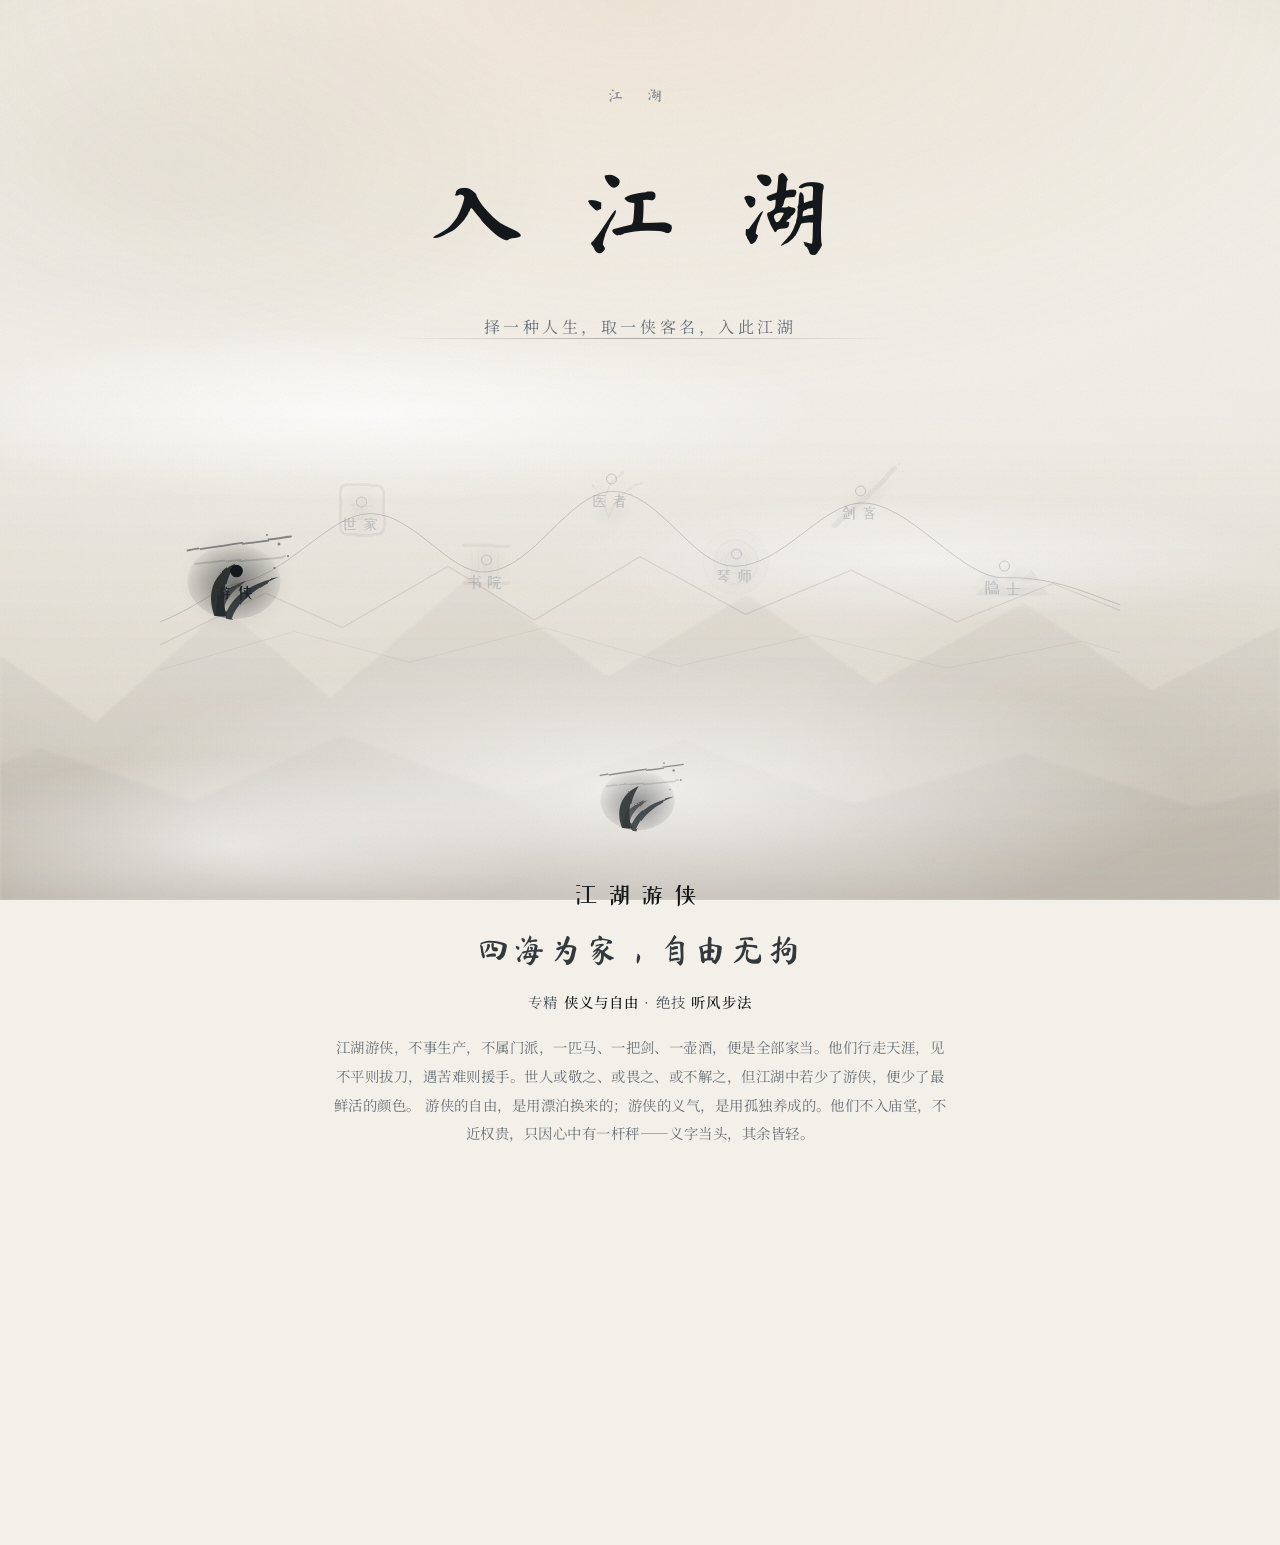
<file: index.html>
<!DOCTYPE html>
<html lang="zh-CN">
<head>
  <meta charset="UTF-8">
  <meta name="viewport" content="width=device-width, initial-scale=1.0, maximum-scale=1.0, user-scalable=no, viewport-fit=cover">
  <meta name="theme-color" content="#f3f0e9">
  <title>江湖 · 水墨修行长卷</title>
  <link rel="preconnect" href="https://fonts.googleapis.com">
  <link rel="preconnect" href="https://fonts.gstatic.com" crossorigin>
  <link href="https://fonts.googleapis.com/css2?family=Noto+Serif+SC:wght@400;500;700;900&family=Ma+Shan+Zheng&family=ZCOOL+XiaoWei&display=swap" rel="stylesheet">
  <link rel="stylesheet" href="css/style.css?v=7">
</head>
<body data-identity="youxia" data-time="清晨" data-weather="mist">

  <!-- ===== 共享水墨笔触滤镜（供七身份国画符号引用） ===== -->
  <svg width="0" height="0" style="position:absolute" aria-hidden="true"><defs>
    <filter id="inkRough" x="-25%" y="-25%" width="150%" height="150%">
      <feTurbulence type="fractalNoise" baseFrequency="0.013 0.02" numOctaves="2" seed="6" result="n"/>
      <feDisplacementMap in="SourceGraphic" in2="n" scale="6" xChannelSelector="R" yChannelSelector="G"/>
    </filter>
    <radialGradient id="inkPool" cx="50%" cy="55%" r="58%">
      <stop offset="0%" stop-color="#13171a" stop-opacity=".46"/>
      <stop offset="100%" stop-color="#13171a" stop-opacity="0"/>
    </radialGradient>
  </defs></svg>

  <!-- ===== 背景层：宣纸 · 远山 · 雾气 · 纸纹 · 粒子 ===== -->
  <div id="bgStage" aria-hidden="true">
    <div id="bgFar" class="bg-layer" data-depth="0.018"></div>
    <div id="bgMid" class="bg-layer" data-depth="0.030"></div>
    <div id="bgCloud" class="bg-layer" data-depth="0.052"></div>
    <div id="bgGrade" class="bg-layer"></div>
    <div id="bgVignette" class="bg-layer"></div>
    <div id="bgMist" class="bg-layer" data-depth="0.072"></div>
    <div id="bgGrain" class="bg-layer"></div>
    <div id="particleLayer"></div>
  </div>

  <!-- 身份水墨回应层（七身份各异） -->
  <div id="inkFx" aria-hidden="true"></div>

  <!-- 个人页身份大图 + 水墨遮罩（仅「我的侠客 / 个人」） -->
  <div id="personaBg" aria-hidden="true"></div>
  <div id="personaWash" aria-hidden="true"></div>

  <!-- 入江湖定名仪式 -->
  <div id="ritualOverlay" aria-hidden="true">
    <div class="ritual-inner">
      <div class="ritual-name" id="ritualName"></div>
      <div class="ritual-motto" id="ritualMotto"></div>
      <div class="ritual-ring"></div>
    </div>
  </div>

  <div id="app">

    <!-- ========== 入江湖（画卷构图） ========== -->
    <div class="view active" id="view-auth">
      <div class="scroll-stage">
        <header class="scroll-head">
          <div class="head-mark">江 湖</div>
          <h1 class="scroll-title">入 江 湖</h1>
          <p class="scroll-sub">择一种人生，取一侠客名，入此江湖</p>
        </header>

        <section class="identity-space" id="identitySpace">
          <svg class="space-path" viewBox="0 0 1000 300" preserveAspectRatio="none" aria-hidden="true">
            <path d="M0 250 L110 196 L190 232 L300 168 L390 224 L500 158 L610 218 L720 172 L830 226 L930 186 L1000 214"
                  fill="none" stroke="rgba(21,24,26,.10)" stroke-width="1.2"/>
            <path d="M0 276 L140 236 L260 268 L400 232 L540 272 L680 240 L820 274 L960 246 L1000 258"
                  fill="none" stroke="rgba(21,24,26,.06)" stroke-width="1"/>
            <path d="M0 226 C 40 210, 60 190, 80 186 C 130 178, 170 122, 210 114 C 260 104, 300 178, 340 174
                     C 390 170, 425 92, 470 90 C 520 88, 555 170, 600 168 C 650 166, 688 104, 730 102
                     C 780 100, 835 182, 880 180 C 930 178, 970 198, 1000 208"
                  fill="none" stroke="rgba(21,24,26,.20)" stroke-width="1"/>
          </svg>
          <div class="id-nodes" id="identityList"><!-- JS 注入七个墨色落点 --></div>
        </section>

        <section class="colophon" id="identityDetail">
          <div class="colo-mark" id="idDetailMark"></div>
          <div class="colo-name" id="idDetailName">江湖游侠</div>
          <div class="colo-motto" id="idDetailMotto">四海为家，自由无拘</div>
          <div class="colo-meta" id="idDetailMeta"></div>
          <div class="colo-desc" id="idDetailDesc"></div>
        </section>

        <section class="name-field" id="nameField">
          <div class="paper-note">
            <span class="note-label">取 一 侠 客 名</span>
            <input type="text" class="jx-input" id="authUsername" placeholder="落笔于此" maxlength="12" autocomplete="off">
          </div>
          <button class="jx-btn jx-enter" onclick="app.submitRegister()"><span>入 江 湖</span><i class="seal"></i></button>
        </section>
      </div>
    </div>

    <!-- ========== 江湖首页 ========== -->
    <div class="view" id="view-home">
      <div class="home-stage">
        <div class="home-time" id="homeTime"></div>
        <div class="home-name" id="homeIdentityName"></div>
        <div class="home-time" id="homeChar" style="margin-top:.4rem;"></div>
        <p class="home-greeting" id="homeGreeting"></p>
        <button class="jx-chapter" id="homeActionBtn" onclick="app.startCultivation()">
          <i class="ch-mark"></i><span class="ch-text">今 日 修 行</span>
        </button>
        <div class="home-stats" id="homeMiniStats"></div>
      </div>

      <div class="home-switch">
        <div class="switch-title">— 七种人生，皆可历 —</div>
        <div class="identity-switcher" id="identitySwitcher"></div>
      </div>
    </div>

    <!-- ========== 我的侠客 ========== -->
    <div class="view" id="view-knight">
      <div class="scroll-page">
        <header class="page-head">
          <h2 class="page-title" id="knightName">—</h2>
          <p class="page-sub" id="knightPageSubtitle"></p>
        </header>
        <div class="sec-block">
          <div class="sec-head">属性成长</div>
          <div id="knightStatsPanel"></div>
        </div>
        <div class="sec-block">
          <div class="sec-head">身份体验</div>
          <div id="identityProgress"></div>
        </div>
        <div class="sec-block">
          <div class="sec-head">江湖经历</div>
          <div id="knightHistory"></div>
        </div>
      </div>
    </div>

    <!-- ========== 今日修行 ========== -->
    <div class="view" id="view-cultivation">
      <div class="cult-header">
        <div class="cult-date" id="cultivationDate"></div>
        <h2 class="cult-title">今 日 修 行</h2>
        <div class="cult-identity" id="cultIdentity"></div>
      </div>
      <div class="cult-timeline" id="cultTimeline"><!-- JS 注入五个章节印记 --></div>
      <div class="cult-stage" id="cultivationContent"><!-- JS 注入当日手札 --></div>
    </div>

    <!-- ========== 个人界面 ========== -->
    <div class="view" id="view-profile">
      <div class="scroll-page">
        <header class="page-head">
          <h2 class="page-title" id="profileName">—</h2>
          <p class="page-sub" id="profileSub"></p>
        </header>

        <div class="sec-block">
          <div class="sec-head">自创人设</div>
          <div id="profilePersona"></div>
        </div>

        <div class="sec-block">
          <div class="sec-head">身份</div>
          <div id="profileIdentity"></div>
        </div>

        <div class="sec-block">
          <div class="sec-head">藏书阁</div>
          <div class="library-tabs">
            <span class="tab-ink" id="profileTabInk"></span>
            <button class="library-tab library-tab-profile active" data-tab="all" onclick="app.switchLibraryTab('all','profileLibraryGrid')">全部</button>
            <button class="library-tab library-tab-profile" data-tab="poetry" onclick="app.switchLibraryTab('poetry','profileLibraryGrid')">诗词</button>
            <button class="library-tab library-tab-profile" data-tab="wisdom" onclick="app.switchLibraryTab('wisdom','profileLibraryGrid')">典籍</button>
            <button class="library-tab library-tab-profile" data-tab="martial" onclick="app.switchLibraryTab('martial','profileLibraryGrid')">武学</button>
          </div>
          <div class="library-grid" id="profileLibraryGrid"></div>
        </div>
      </div>
    </div>

    <!-- ========== 藏书阁 ========== -->
    <div class="view" id="view-library">
      <div class="scroll-page">
        <header class="page-head">
          <h2 class="page-title">藏书阁</h2>
          <p class="page-sub">收藏所学典籍、诗词与武学笔记</p>
        </header>
        <div class="library-tabs">
          <span class="tab-ink" id="mainTabInk"></span>
          <button class="library-tab active" data-tab="all" onclick="app.switchLibraryTab('all')">全部</button>
          <button class="library-tab" data-tab="poetry" onclick="app.switchLibraryTab('poetry')">诗词</button>
          <button class="library-tab" data-tab="wisdom" onclick="app.switchLibraryTab('wisdom')">典籍</button>
          <button class="library-tab" data-tab="martial" onclick="app.switchLibraryTab('martial')">武学</button>
        </div>
        <div class="library-grid" id="libraryGrid"></div>
      </div>
    </div>

  </div>

  <!-- 底部：极轻文字入口 -->
  <nav class="bottom-nav" id="bottomNav" style="display:none;">
    <div class="nav-item active" data-view="home" onclick="app.go('home')">
      <span class="nav-icon">山</span><span class="nav-label">江湖</span>
    </div>
    <div class="nav-item" data-view="knight" onclick="app.go('knight')">
      <span class="nav-icon">侠</span><span class="nav-label">侠客</span>
    </div>
    <div class="nav-item" data-view="cultivation" onclick="app.go('cultivation')">
      <span class="nav-icon">修</span><span class="nav-label">修行</span>
    </div>
    <div class="nav-item" data-view="profile" onclick="app.go('profile')">
      <span class="nav-icon">印</span><span class="nav-label">个人</span>
    </div>
    <div class="nav-item nav-sound" id="navSound" onclick="app.toggleSound()" title="环境音">
      <span class="nav-icon" id="soundIcon">音</span><span class="nav-label">音</span>
    </div>
  </nav>

  <!-- 自创人设：宣纸题字 -->
  <div class="modal-mask" id="personaModal" style="display:none;">
    <div class="modal-box">
      <h3 class="modal-title">自 创 人 设</h3>
      <div class="modal-field">
        <span class="f-label">人 设 之 名</span>
        <input type="text" class="jx-input" id="personaName" placeholder="落笔于此" maxlength="12" style="text-align:left;">
      </div>
      <div class="modal-field">
        <span class="f-label">述 其 人 设</span>
        <textarea class="auth-textarea" id="personaDesc" placeholder="来历、性情、行迹…" maxlength="200"></textarea>
      </div>
      <div class="modal-actions">
        <button class="jx-confirm" id="personaSaveBtn" onclick="app.savePersona()"><span>落 印</span><i class="seal"></i></button>
        <button class="jx-link" onclick="app.closePersonaModal()">取消</button>
      </div>
    </div>
  </div>

  <!-- 水墨转场遮罩 -->
  <div id="inkTransition" aria-hidden="true"></div>

  <!-- 载入 -->
  <div id="enterVeil"></div>

  <!-- 点击反馈层 -->
  <div id="rippleLayer" aria-hidden="true"></div>

  <!-- Toast -->
  <div class="toast" id="toast"></div>

  <script src="js/images.js?v=7"></script>
  <script src="js/data.js?v=7"></script>
  <script src="js/data-relations.js?v=7"></script>
  <script src="js/data-identity-cultivation.js?v=7"></script>
  <script src="js/app.js?v=7"></script>
</body>
</html>
</file>
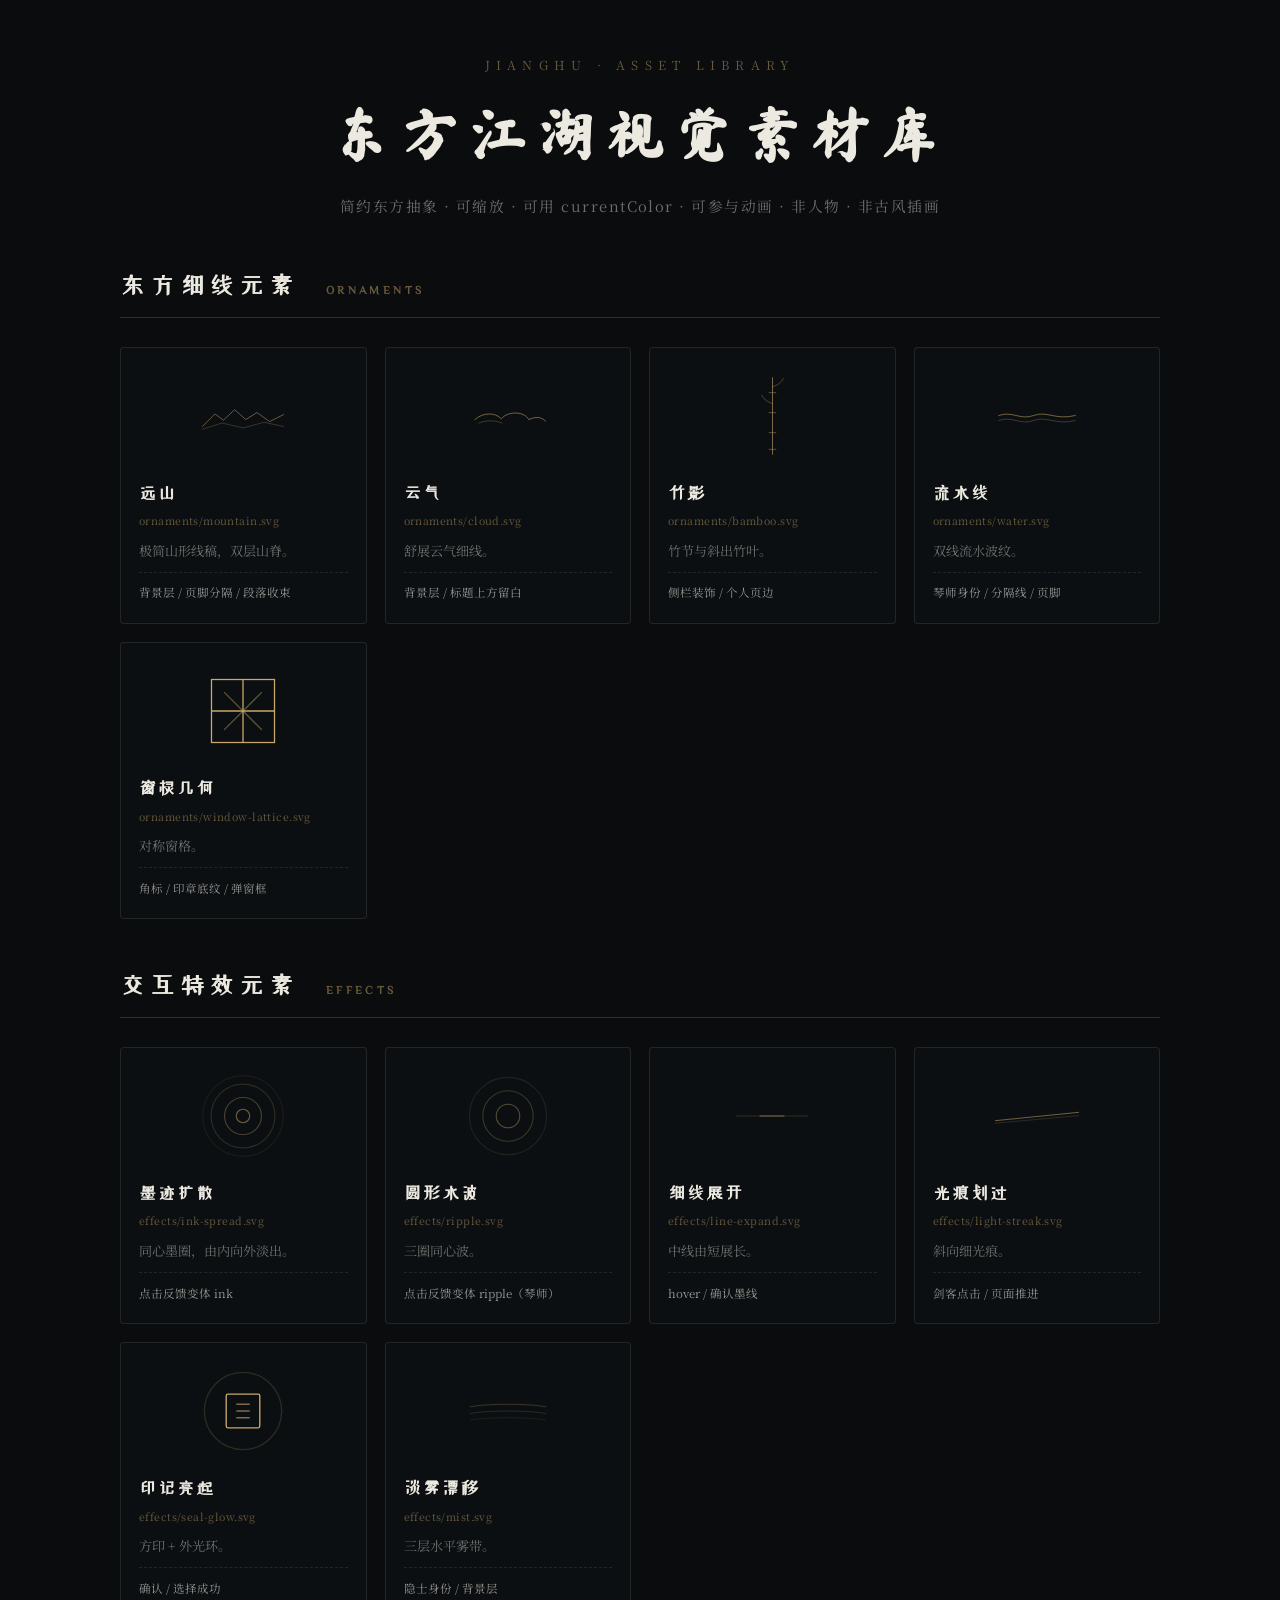
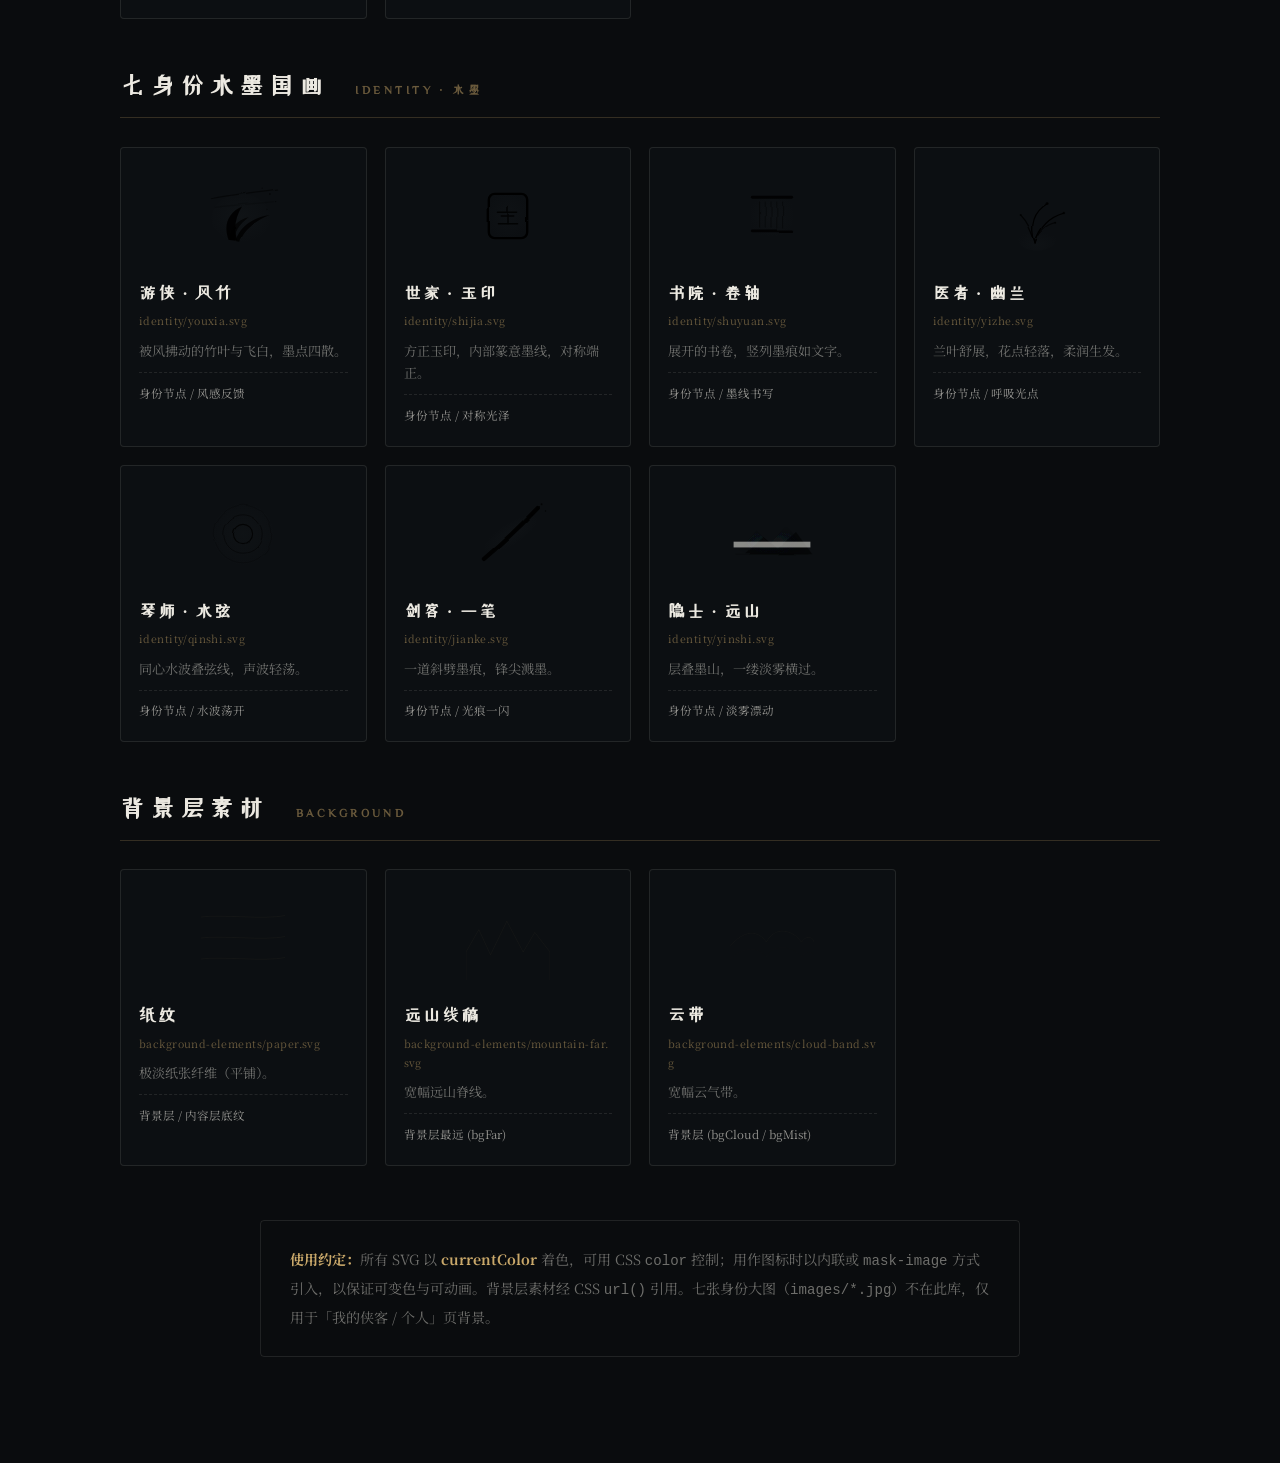
<file: assets/preview.html>
<!DOCTYPE html>
<html lang="zh-CN">
<head>
<meta charset="UTF-8">
<meta name="viewport" content="width=device-width, initial-scale=1.0">
<title>东方江湖 · 视觉素材库</title>
<link href="https://fonts.googleapis.com/css2?family=Noto+Serif+SC:wght@400;500;700&family=Ma+Shan+Zheng&family=ZCOOL+XiaoWei&display=swap" rel="stylesheet">
<style>
:root{
  --ink-0:#0a0c0e; --fog:#ece9e1; --fog-soft:rgba(236,233,225,.62); --ink-soft:rgba(220,217,208,.48);
  --gold:#c9a86a; --gold-soft:rgba(201,168,106,.5); --hairline:rgba(201,168,106,.22); --hairline-soft:rgba(236,233,225,.10);
  --glass:rgba(18,22,26,.42);
}
*{box-sizing:border-box;margin:0;padding:0;}
body{font-family:'Noto Serif SC',serif;background:var(--ink-0);color:var(--fog);line-height:1.8;padding:6vh 22px 12vh;-webkit-font-smoothing:antialiased;}
.wrap{max-width:1040px;margin:0 auto;}
header{text-align:center;margin-bottom:5vh;}
.k{font-size:.78rem;letter-spacing:.5em;color:var(--gold-soft);text-transform:uppercase;}
h1{font-family:'Ma Shan Zheng',cursive;font-size:clamp(2.4rem,7vw,3.6rem);letter-spacing:.18em;margin:.4rem 0;}
.sub{color:var(--ink-soft);letter-spacing:.1em;font-size:.92rem;}
.cat{margin:5vh 0;}
.cat h2{font-family:'ZCOOL XiaoWei',serif;font-size:1.5rem;letter-spacing:.2em;color:var(--fog);padding-bottom:.6rem;border-bottom:1px solid var(--hairline);margin-bottom:1.8rem;}
.cat h2 span{font-size:.72rem;letter-spacing:.3em;color:var(--gold-soft);margin-left:1rem;}
.grid{display:grid;grid-template-columns:repeat(auto-fill,minmax(220px,1fr));gap:18px;}
.item{background:var(--glass);border:1px solid var(--hairline-soft);border-radius:4px;padding:20px 18px;transition:transform .4s cubic-bezier(.22,.61,.36,1),border-color .4s;}
.item:hover{transform:translateY(-4px);border-color:var(--hairline);}
.thumb{height:96px;display:grid;place-items:center;margin-bottom:14px;color:var(--gold);}
.thumb i{display:block;width:84px;height:84px;background:currentColor;-webkit-mask:center/contain no-repeat;mask:center/contain no-repeat;}
.thumb img{display:block;width:96px;height:96px;color:#16191b;}
.item h3{font-family:'ZCOOL XiaoWei',serif;font-size:1.05rem;letter-spacing:.12em;color:var(--fog);}
.item .path{font-size:.66rem;color:var(--gold-soft);letter-spacing:.04em;margin:.2rem 0 .6rem;word-break:break-all;}
.item .use{font-size:.82rem;color:var(--ink-soft);line-height:1.7;}
.item .loc{font-size:.72rem;color:var(--fog-soft);margin-top:.6rem;padding-top:.6rem;border-top:1px dashed var(--hairline-soft);}
.note{max-width:760px;margin:6vh auto 0;padding:1.6rem 1.8rem;border:1px solid var(--hairline-soft);border-radius:4px;color:var(--ink-soft);font-size:.88rem;line-height:1.9;}
.note b{color:var(--gold);}
</style>
</head>
<body>
<div class="wrap">
  <header>
    <div class="k">JIANGHU · ASSET LIBRARY</div>
    <h1>东方江湖视觉素材库</h1>
    <p class="sub">简约东方抽象 · 可缩放 · 可用 currentColor · 可参与动画 · 非人物 · 非古风插画</p>
  </header>

  <section class="cat">
    <h2>东方细线元素 <span>ORNAMENTS</span></h2>
    <div class="grid">
      <div class="item"><div class="thumb"><i style="--m:url('jianghu/ornaments/mountain.svg')"></i></div><h3>远山</h3><div class="path">ornaments/mountain.svg</div><div class="use">极简山形线稿，双层山脊。</div><div class="loc">背景层 / 页脚分隔 / 段落收束</div></div>
      <div class="item"><div class="thumb"><i style="--m:url('jianghu/ornaments/cloud.svg')"></i></div><h3>云气</h3><div class="path">ornaments/cloud.svg</div><div class="use">舒展云气细线。</div><div class="loc">背景层 / 标题上方留白</div></div>
      <div class="item"><div class="thumb"><i style="--m:url('jianghu/ornaments/bamboo.svg')"></i></div><h3>竹影</h3><div class="path">ornaments/bamboo.svg</div><div class="use">竹节与斜出竹叶。</div><div class="loc">侧栏装饰 / 个人页边</div></div>
      <div class="item"><div class="thumb"><i style="--m:url('jianghu/ornaments/water.svg')"></i></div><h3>流水线</h3><div class="path">ornaments/water.svg</div><div class="use">双线流水波纹。</div><div class="loc">琴师身份 / 分隔线 / 页脚</div></div>
      <div class="item"><div class="thumb"><i style="--m:url('jianghu/ornaments/window-lattice.svg')"></i></div><h3>窗棂几何</h3><div class="path">ornaments/window-lattice.svg</div><div class="use">对称窗格。</div><div class="loc">角标 / 印章底纹 / 弹窗框</div></div>
    </div>
  </section>

  <section class="cat">
    <h2>交互特效元素 <span>EFFECTS</span></h2>
    <div class="grid">
      <div class="item"><div class="thumb"><i style="--m:url('jianghu/effects/ink-spread.svg')"></i></div><h3>墨迹扩散</h3><div class="path">effects/ink-spread.svg</div><div class="use">同心墨圈，由内向外淡出。</div><div class="loc">点击反馈变体 ink</div></div>
      <div class="item"><div class="thumb"><i style="--m:url('jianghu/effects/ripple.svg')"></i></div><h3>圆形水波</h3><div class="path">effects/ripple.svg</div><div class="use">三圈同心波。</div><div class="loc">点击反馈变体 ripple（琴师）</div></div>
      <div class="item"><div class="thumb"><i style="--m:url('jianghu/effects/line-expand.svg')"></i></div><h3>细线展开</h3><div class="path">effects/line-expand.svg</div><div class="use">中线由短展长。</div><div class="loc">hover / 确认墨线</div></div>
      <div class="item"><div class="thumb"><i style="--m:url('jianghu/effects/light-streak.svg')"></i></div><h3>光痕划过</h3><div class="path">effects/light-streak.svg</div><div class="use">斜向细光痕。</div><div class="loc">剑客点击 / 页面推进</div></div>
      <div class="item"><div class="thumb"><i style="--m:url('jianghu/effects/seal-glow.svg')"></i></div><h3>印记亮起</h3><div class="path">effects/seal-glow.svg</div><div class="use">方印 + 外光环。</div><div class="loc">确认 / 选择成功</div></div>
      <div class="item"><div class="thumb"><i style="--m:url('jianghu/effects/mist.svg')"></i></div><h3>淡雾漂移</h3><div class="path">effects/mist.svg</div><div class="use">三层水平雾带。</div><div class="loc">隐士身份 / 背景层</div></div>
    </div>
  </section>

  <section class="cat">
    <h2>七身份水墨国画 <span>IDENTITY · 水墨</span></h2>
    <div class="grid">
      <div class="item"><div class="thumb"><img src="jianghu/identity/youxia.svg" alt="游侠"></div><h3>游侠 · 风竹</h3><div class="path">identity/youxia.svg</div><div class="use">被风拂动的竹叶与飞白，墨点四散。</div><div class="loc">身份节点 / 风感反馈</div></div>
      <div class="item"><div class="thumb"><img src="jianghu/identity/shijia.svg" alt="世家"></div><h3>世家 · 玉印</h3><div class="path">identity/shijia.svg</div><div class="use">方正玉印，内部篆意墨线，对称端正。</div><div class="loc">身份节点 / 对称光泽</div></div>
      <div class="item"><div class="thumb"><img src="jianghu/identity/shuyuan.svg" alt="书院"></div><h3>书院 · 卷轴</h3><div class="path">identity/shuyuan.svg</div><div class="use">展开的书卷，竖列墨痕如文字。</div><div class="loc">身份节点 / 墨线书写</div></div>
      <div class="item"><div class="thumb"><img src="jianghu/identity/yizhe.svg" alt="医者"></div><h3>医者 · 幽兰</h3><div class="path">identity/yizhe.svg</div><div class="use">兰叶舒展，花点轻落，柔润生发。</div><div class="loc">身份节点 / 呼吸光点</div></div>
      <div class="item"><div class="thumb"><img src="jianghu/identity/qinshi.svg" alt="琴师"></div><h3>琴师 · 水弦</h3><div class="path">identity/qinshi.svg</div><div class="use">同心水波叠弦线，声波轻荡。</div><div class="loc">身份节点 / 水波荡开</div></div>
      <div class="item"><div class="thumb"><img src="jianghu/identity/jianke.svg" alt="剑客"></div><h3>剑客 · 一笔</h3><div class="path">identity/jianke.svg</div><div class="use">一道斜劈墨痕，锋尖溅墨。</div><div class="loc">身份节点 / 光痕一闪</div></div>
      <div class="item"><div class="thumb"><img src="jianghu/identity/yinshi.svg" alt="隐士"></div><h3>隐士 · 远山</h3><div class="path">identity/yinshi.svg</div><div class="use">层叠墨山，一缕淡雾横过。</div><div class="loc">身份节点 / 淡雾漂动</div></div>
    </div>
  </section>

  <section class="cat">
    <h2>背景层素材 <span>BACKGROUND</span></h2>
    <div class="grid">
      <div class="item"><div class="thumb"><i style="--m:url('jianghu/background-elements/paper.svg')"></i></div><h3>纸纹</h3><div class="path">background-elements/paper.svg</div><div class="use">极淡纸张纤维（平铺）。</div><div class="loc">背景层 / 内容层底纹</div></div>
      <div class="item"><div class="thumb"><i style="--m:url('jianghu/background-elements/mountain-far.svg')"></i></div><h3>远山线稿</h3><div class="path">background-elements/mountain-far.svg</div><div class="use">宽幅远山脊线。</div><div class="loc">背景层最远 (bgFar)</div></div>
      <div class="item"><div class="thumb"><i style="--m:url('jianghu/background-elements/cloud-band.svg')"></i></div><h3>云带</h3><div class="path">background-elements/cloud-band.svg</div><div class="use">宽幅云气带。</div><div class="loc">背景层 (bgCloud / bgMist)</div></div>
    </div>
  </section>

  <div class="note">
    <b>使用约定：</b>所有 SVG 以 <b>currentColor</b> 着色，可用 CSS <code>color</code> 控制；用作图标时以内联或 <code>mask-image</code> 方式引入，以保证可变色与可动画。背景层素材经 CSS <code>url()</code> 引用。七张身份大图（<code>images/*.jpg</code>）不在此库，仅用于「我的侠客 / 个人」页背景。
  </div>
</div>
<script>document.querySelectorAll('.thumb i').forEach(e=>{e.style.webkitMaskImage=e.style.getPropertyValue('--m');e.style.maskImage=e.style.getPropertyValue('--m');});</script>
</body>
</html>
</file>
<file: css/style.css>
/* ============================================================
   江湖 v6 · 水墨画卷式界面
   宣纸 / 淡墨山水 / 留白构图 / 墨线·印记·节点 作为交互语言
   禁止：矩形按钮、厚重圆角卡片、蓝紫渐变、彩色霓虹、发光玻璃
   ============================================================ */

:root{
  /* 宣纸 */
  --paper:#f3f0e9; --paper-2:#eae5db; --paper-deep:#e2dbd0;
  /* 墨色（浓 → 淡） */
  --ink-900:#15181a; --ink-800:#22262a; --ink-700:#33383d;
  --ink-600:#4d545a; --ink-500:#6b7278; --ink-400:#8b9298; --ink-300:#a7adb2;
  /* 墨线 */
  --line:rgba(21,24,26,.16); --line-soft:rgba(21,24,26,.085); --line-strong:rgba(21,24,26,.34);
  /* 暖金（极少）/ 朱砂印（极少） */
  --gold:#a3854a; --gold-soft:rgba(163,133,74,.42); --gold-faint:rgba(163,133,74,.14);
  --seal:#9c3b2c; --seal-soft:rgba(156,59,44,.42); --seal-faint:rgba(156,59,44,.14);
  /* 淡墨渲染 */
  --wash:rgba(21,24,26,.05); --wash-soft:rgba(21,24,26,.03);
  /* 纸面玻璃（极轻） */
  --glass:rgba(247,245,240,.55);
  --shadow-soft:0 10px 30px -22px rgba(40,34,26,.5);
  --shadow-deep:0 26px 60px -36px rgba(40,34,26,.45);
  --r-soft:2px; --blur-glass:8px;
  /* 缓动：缓入缓出 + 轻微惯性（无弹跳） */
  --ease:cubic-bezier(.22,.61,.36,1);
  --ease-soft:cubic-bezier(.4,.14,.3,1);
  --ease-brush:cubic-bezier(.32,.02,.24,1);
  --t-fast:180ms; --t-mid:420ms; --t-slow:900ms;
  /* 当前身份墨色倾向（JS 覆盖） */
  --id-accent:#8a6a3a; --id-accent-soft:rgba(138,106,58,.4);
}

/* ---------- 基础 ---------- */
*{ box-sizing:border-box; margin:0; padding:0; }
html,body{ height:100%; }
body{
  font-family:'Noto Serif SC', serif; color:var(--ink-800); background:var(--paper);
  overflow-x:hidden; -webkit-font-smoothing:antialiased; text-rendering:optimizeLegibility;
  letter-spacing:.03em; line-height:1.95;
}
::selection{ background:rgba(21,24,26,.12); color:var(--ink-900); }
button{ font-family:inherit; cursor:pointer; color:inherit; border:none; background:none; }
input,textarea{ font-family:inherit; }
a{ color:var(--ink-800); }

.bg-layer{ position:fixed; inset:0; pointer-events:none; will-change:transform; }

/* ---------- 背景层：宣纸 + 远山 + 雾气 + 纸纹 ---------- */
#bgStage{ position:fixed; inset:0; z-index:0; overflow:hidden;
  background:radial-gradient(130% 90% at 50% 8%, #f7f5f0 0%, #f1eee7 52%, #e9e4da 100%); }
#bgFar{
  background-image:url("data:image/svg+xml;utf8,<svg xmlns='http://www.w3.org/2000/svg' viewBox='0 0 1440 420' preserveAspectRatio='none'><path d='M0 300 L120 236 L210 286 L330 200 L430 268 L560 176 L690 252 L820 190 L940 258 L1080 196 L1200 262 L1320 214 L1440 272 L1440 420 L0 420 Z' fill='%23222' opacity='.075'/><path d='M0 352 L160 306 L300 346 L440 296 L600 342 L760 300 L920 348 L1080 310 L1240 350 L1440 318 L1440 420 L0 420 Z' fill='%23222' opacity='.055'/></svg>");
  background-repeat:no-repeat; background-position:bottom center; background-size:120% 62%;
  filter:blur(1.6px); opacity:.9;
  -webkit-mask-image:linear-gradient(180deg, transparent 40%, #000 100%);
          mask-image:linear-gradient(180deg, transparent 40%, #000 100%); }
#bgMid{ background:
    radial-gradient(46% 34% at 14% 18%, rgba(120,110,92,.09), transparent 68%),
    radial-gradient(40% 30% at 88% 82%, rgba(120,110,92,.08), transparent 68%); opacity:.9; }
#bgCloud{ background:
    radial-gradient(52% 14% at 28% 46%, rgba(255,255,255,.85), transparent 72%),
    radial-gradient(40% 10% at 72% 62%, rgba(255,255,255,.7), transparent 72%);
  animation:cloudDrift 74s var(--ease-soft) infinite alternate; }
#bgGrade{ transition:background 1.6s var(--ease-soft); }
#bgVignette{ background:radial-gradient(122% 92% at 50% 42%, transparent 56%, rgba(120,108,90,.20) 100%); }
#bgMist{ background:
    radial-gradient(60% 22% at 50% 88%, rgba(255,255,255,.75), transparent 72%),
    radial-gradient(34% 14% at 18% 94%, rgba(255,255,255,.6), transparent 72%);
  animation:mistDrift 46s var(--ease-soft) infinite alternate; }
#bgGrain{ opacity:.5; mix-blend-mode:multiply;
  background-image:url("data:image/svg+xml;utf8,<svg xmlns='http://www.w3.org/2000/svg' width='140' height='140'><filter id='n'><feTurbulence type='fractalNoise' baseFrequency='0.86' numOctaves='3'/></filter><rect width='100%25' height='100%25' filter='url(%23n)' opacity='0.16'/></svg>"); }
#particleLayer{ position:fixed; inset:0; z-index:0; pointer-events:none; overflow:hidden; }

.particle{ position:absolute; top:-8%; pointer-events:none; opacity:0; }
.particle-rain{ width:1px; height:52px; background:linear-gradient(transparent, rgba(60,66,72,.35)); animation:rainFall linear infinite; }
.particle-snow{ width:4px; height:4px; border-radius:50%; background:rgba(255,255,255,.9); box-shadow:0 0 0 .5px rgba(120,120,120,.3); animation:snowFall linear infinite; }
.particle-petal{ width:7px; height:7px; border-radius:60% 0 60% 0; background:rgba(160,110,110,.45); animation:petalFall linear infinite; }
.particle-leaf{ width:9px; height:5px; border-radius:0 80% 0 80%; background:rgba(140,110,70,.45); animation:petalFall linear infinite; }
.particle-firefly{ width:3px; height:3px; border-radius:50%; background:rgba(163,133,74,.85); box-shadow:0 0 8px 1px rgba(163,133,74,.35); animation:firefly linear infinite; }

/* ---------- 个人页身份大图（唯一使用处）：水墨遮罩融合 ---------- */
#personaBg{ position:fixed; inset:0; z-index:1; pointer-events:none; opacity:0;
  background-size:cover; background-position:center 22%;
  filter:grayscale(1) contrast(1.06) brightness(1.18);
  mix-blend-mode:multiply; transform:scale(1.06);
  transition:opacity 1.2s var(--ease-soft), transform 9s var(--ease); }
body.view-personal #personaBg{ opacity:.34; transform:scale(1.0); }
#personaWash{ position:fixed; inset:0; z-index:1; pointer-events:none; opacity:0;
  transition:opacity 1.2s var(--ease-soft);
  background:
    radial-gradient(120% 90% at 50% 40%, rgba(243,240,233,.55) 0%, rgba(243,240,233,.82) 46%, rgba(240,236,228,.96) 82%),
    linear-gradient(180deg, rgba(243,240,233,.9), rgba(243,240,233,.55) 40%, rgba(238,233,224,.92)); }
body.view-personal #personaWash{ opacity:1; }

/* ---------- 入江湖仪式（墨色定名） ---------- */
#ritualOverlay{ position:fixed; inset:0; z-index:40; display:grid; place-items:center;
  background:radial-gradient(120% 110% at 50% 50%, rgba(243,240,233,.62), rgba(232,227,218,.94));
  opacity:0; visibility:hidden; transition:opacity .55s var(--ease), visibility .55s; }
#ritualOverlay.show{ opacity:1; visibility:visible; }
.ritual-inner{ position:relative; text-align:center; transform:scale(.98); transition:transform .9s var(--ease); }
#ritualOverlay.show .ritual-inner{ transform:scale(1); }
.ritual-name{ font-family:'Ma Shan Zheng',cursive; font-size:clamp(3.2rem,10vw,6.4rem); color:var(--ink-900);
  letter-spacing:.16em; opacity:0; transform:translateY(12px); animation:ritualRise .9s var(--ease) .1s forwards; }
.ritual-motto{ margin-top:.5rem; font-family:'ZCOOL XiaoWei',serif; font-size:clamp(1rem,3.2vw,1.55rem);
  color:var(--ink-600); letter-spacing:.34em; opacity:0; animation:ritualRise .9s var(--ease) .45s forwards; }
.ritual-ring{ position:absolute; left:50%; top:50%; width:12px; height:12px; border:1px solid var(--seal-soft);
  transform:translate(-50%,-50%); animation:ritualRing 1.1s var(--ease) forwards; }

/* ---------- 水墨转场遮罩 ---------- */
#inkTransition{ position:fixed; inset:0; z-index:66; pointer-events:none; opacity:0; }
#inkTransition::before{ content:""; position:absolute; left:var(--ix,50%); top:var(--iy,50%);
  width:220vmax; height:220vmax; margin:-110vmax 0 0 -110vmax; border-radius:50%; transform:scale(0);
  background:radial-gradient(circle, #191c1f 0%, #1d2125 40%, rgba(29,33,37,.55) 62%, rgba(29,33,37,0) 78%); }
#inkTransition.drop{ opacity:1; }
#inkTransition.drop::before{ animation:inkDrop .58s var(--ease-brush) forwards; }
#inkTransition.lift{ animation:inkLift .62s var(--ease-soft) forwards; }

/* ---------- 水墨回应层（身份反馈） ---------- */
#inkFx{ position:fixed; inset:0; z-index:3; pointer-events:none; overflow:hidden; }
.inkfx{ position:absolute; inset:0; }
.inkfx i{ position:absolute; display:block; opacity:0; }
/* 游侠：流动墨线，横向扩散 */
.fx-wind{ left:-10%; top:var(--t,40%); width:120%; height:1px;
  background:linear-gradient(90deg, transparent, var(--id-accent-soft) 22%, rgba(21,24,26,.28) 50%, var(--id-accent-soft) 78%, transparent);
  transform:scaleX(.2); transform-origin:left; animation:fxWind .95s var(--ease-brush) forwards; }
/* 世家：对称玉印 */
.fx-jade{ left:50%; top:50%; width:96px; height:96px; margin:-48px 0 0 -48px; border:1px solid var(--id-accent-soft);
  transform:scale(.4) rotate(45deg); animation:fxJade .95s var(--ease) forwards; }
/* 书院：纸页墨线渐次出现 */
.fx-page{ left:50%; top:var(--t,46%); width:min(58vw,420px); height:1px; margin-left:calc(min(58vw,420px) / -2);
  background:linear-gradient(90deg, transparent, rgba(21,24,26,.3), transparent);
  transform:scaleX(0); animation:fxPage .9s var(--ease-brush) forwards; }
/* 医者：柔和墨点扩散 */
.fx-dot{ left:var(--x,50%); top:var(--y,50%); width:8px; height:8px; margin:-4px 0 0 -4px; border-radius:50%;
  background:radial-gradient(circle, rgba(21,24,26,.3), rgba(21,24,26,0) 70%);
  animation:fxDot 1s var(--ease) forwards; }
/* 琴师：同心水波 */
.fx-ring{ left:50%; top:50%; width:120px; height:120px; margin:-60px 0 0 -60px; border-radius:50%; border:1px solid var(--id-accent-soft);
  transform:scale(.15); animation:fxRing 1.05s var(--ease) forwards; }
/* 剑客：锐利切线 */
.fx-cut{ left:-15%; top:var(--t,50%); width:130%; height:1px; transform-origin:left; transform:scaleX(0) rotate(-7deg);
  background:linear-gradient(90deg, transparent, rgba(21,24,26,.5) 46%, rgba(21,24,26,.62) 52%, transparent);
  animation:fxCut .52s var(--ease-brush) forwards; }
/* 隐士：山影自雾中现 */
.fx-ridge{ left:50%; bottom:16%; width:min(72vw,620px); height:120px; margin-left:calc(min(72vw,620px) / -2);
  background:radial-gradient(60% 100% at 50% 100%, rgba(21,24,26,.16), transparent 72%);
  transform:translateY(26px); animation:fxRidge 1.15s var(--ease) forwards; }
.fx-mist{ left:0; bottom:0; width:100%; height:34%;
  background:linear-gradient(0deg, rgba(255,255,255,.85), transparent);
  animation:fxMist 1.1s var(--ease-soft) forwards; }

/* ---------- 点击反馈（墨扩散 / 水波 / 印记） ---------- */
#rippleLayer{ position:fixed; inset:0; z-index:60; pointer-events:none; overflow:hidden; }
.fx-ink{ position:absolute; width:14px; height:14px; border-radius:50%; transform:translate(-50%,-50%) scale(0);
  background:radial-gradient(circle, rgba(21,24,26,.26), rgba(21,24,26,0) 70%); animation:rippleOut2 .85s var(--ease) forwards; }
.fx-wave{ position:absolute; width:26px; height:26px; border-radius:50%; border:1px solid rgba(21,24,26,.3);
  transform:translate(-50%,-50%) scale(.2); animation:waveOut .8s var(--ease) forwards; }
.fx-seal{ position:absolute; width:32px; height:32px; transform:translate(-50%,-50%) scale(.5) rotate(-8deg);
  border:1px solid var(--seal-soft); border-radius:2px; opacity:0; animation:sealFlash .72s var(--ease) forwards; }
.fx-line{ position:absolute; height:1px; width:70px; transform:translate(-50%,-50%) scaleX(0);
  background:linear-gradient(90deg, transparent, rgba(21,24,26,.4), transparent); animation:lineFlash .62s var(--ease) forwards; }

/* ---------- 载入 ---------- */
#enterVeil{ position:fixed; inset:0; z-index:80; background:var(--paper); transition:opacity 1s var(--ease), visibility 1s; }
#enterVeil.gone{ opacity:0; visibility:hidden; }

/* ---------- 视图 / 页面转场（自墨雾中显现） ---------- */
#app{ position:relative; z-index:2; min-height:100vh; }
.view{ display:none; opacity:0; }
.view.active{ display:block; animation:scrollIn .9s var(--ease) both; }

/* ============================================================
   东方交互组件系统（文字 + 墨线 + 印记）
   ============================================================ */
/* 一级操作 */
.jx-btn{ position:relative; display:inline-flex; align-items:center; gap:.85em; padding:16px 8px 13px; border-radius:0;
  font-family:'ZCOOL XiaoWei',serif; font-size:1.22rem; letter-spacing:.36em; color:var(--ink-800); background:none; border:none;
  transition:transform var(--t-mid) var(--ease), color var(--t-mid) var(--ease); }
.jx-btn::after{ content:""; position:absolute; left:50%; bottom:4px; width:64%; height:1px; background:var(--line-strong);
  transform:translateX(-50%) scaleX(.72); transform-origin:center;
  transition:transform var(--t-mid) var(--ease), background var(--t-mid); }
.jx-btn .seal{ width:11px; height:11px; border:1px solid var(--seal-soft); border-radius:1px; opacity:.4;
  transition:opacity var(--t-mid), transform var(--t-mid) var(--ease); }
.jx-btn:hover{ transform:translateY(-2px); color:var(--ink-900); }
.jx-btn:hover::after{ transform:translateX(-50%) scaleX(1); background:rgba(21,24,26,.5); }
.jx-btn:hover .seal{ opacity:.9; transform:rotate(-8deg) scale(1.08); }
.jx-btn:active{ transform:translateY(1px); }
.jx-btn:active::after{ transform:translateX(-50%) scaleX(.86); }
.jx-btn:focus-visible{ outline:none; }
.jx-btn:focus-visible::after{ background:var(--seal-soft); }
.jx-btn[disabled], .jx-btn.done{ color:var(--ink-400); pointer-events:none; }
.jx-btn.done::after{ background:var(--line-soft); }
.jx-enter{ font-size:1.5rem; letter-spacing:.42em; }

/* 二级操作：文字 + 极细线 */
.jx-link{ position:relative; display:inline-flex; align-items:center; padding:12px 6px 10px; border:none; background:none;
  font-family:'ZCOOL XiaoWei',serif; font-size:.98rem; letter-spacing:.22em; color:var(--ink-600);
  transition:color var(--t-mid), transform var(--t-mid) var(--ease); }
.jx-link::after{ content:""; position:absolute; left:0; bottom:4px; width:100%; height:1px; background:var(--line);
  transform:scaleX(0); transform-origin:left; transition:transform var(--t-mid) var(--ease), background var(--t-mid); }
.jx-link:hover{ color:var(--ink-900); }
.jx-link:hover::after{ transform:scaleX(1); }
.jx-link:active{ transform:translateY(1px); }

/* 返回：极细符号 + 文字 */
.jx-back{ display:inline-flex; align-items:center; gap:.6em; padding:12px 4px; border:none; background:none;
  color:var(--ink-500); letter-spacing:.18em; font-size:.9rem; transition:color var(--t-mid), transform var(--t-mid) var(--ease); }
.jx-back .arw{ width:9px; height:9px; border-left:1px solid var(--ink-500); border-bottom:1px solid var(--ink-500);
  transform:rotate(45deg); transition:border-color var(--t-mid); }
.jx-back:hover{ color:var(--ink-900); transform:translateX(-3px); }
.jx-back:hover .arw{ border-color:var(--ink-900); }

/* 确认：落印 */
.jx-confirm{ position:relative; display:inline-flex; align-items:center; gap:.8em; padding:16px 6px 13px; border:none; background:none;
  font-family:'ZCOOL XiaoWei',serif; font-size:1.12rem; letter-spacing:.32em; color:var(--ink-800);
  transition:transform var(--t-mid) var(--ease), color var(--t-mid); }
.jx-confirm .seal{ width:15px; height:15px; border:1px solid var(--seal-soft); border-radius:1px; opacity:.55;
  transition:transform var(--t-mid) var(--ease), opacity var(--t-mid), background var(--t-mid); }
.jx-confirm:hover{ transform:translateY(-2px); color:var(--ink-900); }
.jx-confirm:hover .seal{ opacity:1; transform:rotate(-6deg) scale(1.1); }
.jx-confirm.sealing .seal{ animation:sealDrop .55s var(--ease) forwards; }
.jx-confirm.sealing{ color:var(--ink-900); }

/* 输入：宣纸 + 墨线 */
.jx-input{ display:block; width:100%; padding:12px 2px 10px; border:none; border-bottom:1px solid var(--line);
  background:transparent; color:var(--ink-900); font-size:1.16rem; letter-spacing:.2em; text-align:center;
  transition:border-color .5s var(--ease), letter-spacing .5s var(--ease); }
.jx-input::placeholder{ color:var(--ink-300); letter-spacing:.16em; }
.jx-input:focus{ outline:none; border-bottom-color:rgba(21,24,26,.5); }
.jx-input.writing{ animation:inkWrite .6s var(--ease); }

/* ============================================================
   入江湖 · 画卷构图
   ============================================================ */
.scroll-stage{ max-width:1120px; margin:0 auto; padding:9vh 26px 14vh; }
.scroll-head{ text-align:center; margin-bottom:clamp(2rem,7vh,4.5rem); }
.head-mark{ font-family:'Ma Shan Zheng',cursive; font-size:.95rem; letter-spacing:.7em; color:var(--ink-400); }
.scroll-title{ font-family:'Ma Shan Zheng',cursive; font-size:clamp(3.2rem,10vw,6rem); font-weight:400;
  letter-spacing:.2em; color:var(--ink-900); margin:.5rem 0 .3rem; position:relative; }
.scroll-title::after{ content:""; position:absolute; left:50%; bottom:-.35em; width:46%; height:1px;
  background:linear-gradient(90deg, transparent, rgba(21,24,26,.32), transparent); transform:translateX(-50%) scaleX(0);
  transform-origin:center; animation:brushLine 1.4s var(--ease-brush) .5s forwards; }
.scroll-sub{ color:var(--ink-500); font-size:1rem; letter-spacing:.22em; }

/* 身份空间：七墨点沿山水路径分布 */
.identity-space{ position:relative; margin:clamp(2rem,6vh,4rem) auto 0; max-width:960px; }
.space-path{ display:block; width:100%; height:auto; opacity:.9; }
.id-nodes{ position:absolute; inset:0; }
.id-node{ position:absolute; left:var(--x); top:var(--y); transform:translate(-50%,-50%);
  display:flex; flex-direction:column; align-items:center; gap:8px; padding:14px 10px; border:none; background:none;
  min-width:64px; min-height:56px; transition:opacity .7s var(--ease); }
.id-node .bloom{ position:absolute; left:50%; top:42%; width:150px; height:150px; margin:-75px 0 0 -75px;
  transform:scale(.72); opacity:.14; pointer-events:none;
  transition:transform 1s var(--ease-brush), opacity .9s var(--ease); }
.id-node .bloom::before{ content:""; position:absolute; inset:14%; border-radius:50%;
  background:radial-gradient(circle, rgba(21,24,26,.14), rgba(21,24,26,.04) 48%, transparent 70%); filter:blur(6px); }
.id-node .bloom .ink-motif{ position:absolute; inset:0; width:100%; height:100%; color:var(--ink-800); display:block; }
.id-node .node-dot{ position:relative; width:11px; height:11px; border-radius:50%; border:1px solid var(--ink-400);
  background:transparent; transition:background .5s var(--ease), border-color .5s var(--ease), transform .5s var(--ease); }
.id-node .node-dot::after{ content:""; position:absolute; left:50%; top:50%; width:24px; height:24px; margin:-12px 0 0 -12px;
  border-radius:50%; border:1px solid rgba(21,24,26,.28); transform:scale(.3); opacity:0; }
.id-node .node-name{ font-family:'ZCOOL XiaoWei',serif; font-size:1.02rem; letter-spacing:.22em; color:var(--ink-500);
  white-space:nowrap; transition:color .5s var(--ease), letter-spacing .6s var(--ease); }
.id-node:hover .node-dot{ transform:scale(1.25); border-color:var(--ink-700); }
.id-node:hover .node-name{ color:var(--ink-800); }
.id-node.active .node-dot{ background:var(--ink-900); border-color:var(--ink-900); transform:scale(1.15); }
.id-node.active .node-name{ color:var(--ink-900); letter-spacing:.3em; }
.id-node.active .bloom{ transform:scale(1); opacity:1; }
.id-node.active .node-dot::after{ animation:nodeWave .9s var(--ease) forwards; }
.id-node.tapping{ transform:translate(-50%,-50%) scale(.94); }
.identity-space.has-active .id-node:not(.active){ opacity:.42; }
.identity-space.has-active .id-node:not(.active) .node-name{ color:var(--ink-400); }

/* 各身份墨迹由水墨国画符号（IDENTITY_MARKS）表现，不再使用几何形状 */

/* 题跋：身份说明（无卡片） */
.colophon{ max-width:620px; margin:clamp(2rem,5vh,3.4rem) auto 0; text-align:center; min-height:9rem; }
.colo-mark{ width:120px; height:120px; margin:0 auto .9rem; color:var(--ink-800); opacity:.92; }
.colo-mark svg{ width:100%; height:100%; display:block; }
.colo-name{ font-family:'ZCOOL XiaoWei',serif; font-size:1.5rem; letter-spacing:.34em; color:var(--ink-900); }
.colo-motto{ font-family:'Ma Shan Zheng',cursive; font-size:clamp(1.4rem,4vw,2.05rem); letter-spacing:.1em;
  color:var(--ink-700); margin:.35rem 0 .9rem; line-height:1.5; }
.colo-meta{ font-size:.9rem; color:var(--ink-600); letter-spacing:.08em; line-height:2; }
.colo-meta b{ color:var(--ink-900); font-weight:500; }
.colo-desc{ margin-top:1rem; font-size:.9rem; color:var(--ink-500); line-height:2; }
.colo-fade{ animation:inkIn .7s var(--ease) both; }

/* 落笔：取名宣纸区 */
.name-field{ margin:clamp(2.4rem,7vh,4.4rem) auto 0; text-align:center; opacity:0; transform:translateY(14px); }
.name-field.revealed{ animation:inkIn 1.1s var(--ease) forwards; }
.paper-note{ position:relative; max-width:420px; margin:0 auto; padding:26px 22px 20px; }
.paper-note::before{ content:""; position:absolute; left:0; top:0; width:18px; height:18px; border-top:1px solid var(--line); border-left:1px solid var(--line); }
.paper-note::after{ content:""; position:absolute; right:0; bottom:0; width:18px; height:18px; border-bottom:1px solid var(--line); border-right:1px solid var(--line); }
.note-label{ display:block; font-size:.78rem; letter-spacing:.42em; color:var(--ink-400); margin-bottom:.6rem; }
.paper-note .jx-input{ max-width:300px; margin:0 auto; }
.name-field .jx-btn{ margin-top:1.6rem; }

/* ============================================================
   江湖首页
   ============================================================ */
.home-stage{ max-width:720px; margin:0 auto; padding:10vh 24px 3vh; text-align:center; }
.home-time{ font-size:.8rem; letter-spacing:.4em; color:var(--ink-400); }
.home-name{ font-family:'ZCOOL XiaoWei',serif; font-size:1.42rem; letter-spacing:.28em; color:var(--ink-800); margin-top:.9rem; }
.home-greeting{ font-size:1.08rem; color:var(--ink-600); line-height:2.1; margin:1.7rem auto 2.8rem; max-width:520px; }

/* 章节墨印入口 */
.jx-chapter{ position:relative; display:inline-flex; align-items:center; gap:.9em; padding:18px 6px 14px; border:none; background:none;
  transition:transform .5s var(--ease), color .5s; }
.jx-chapter .ch-mark{ width:16px; height:16px; border:1px solid var(--seal-soft); border-radius:1px; position:relative; opacity:.6;
  transition:opacity .5s, transform .6s var(--ease), background .5s; }
.jx-chapter .ch-mark::after{ content:""; position:absolute; inset:3px; border:1px solid var(--seal-faint); }
.jx-chapter .ch-text{ font-family:'ZCOOL XiaoWei',serif; font-size:1.32rem; letter-spacing:.4em; color:var(--ink-800);
  position:relative; padding:0 .2em; transition:color .5s; }
.jx-chapter .ch-text::before, .jx-chapter .ch-text::after{ content:""; position:absolute; top:50%; width:0; height:1px;
  background:rgba(21,24,26,.4); transition:width .6s var(--ease-brush); }
.jx-chapter .ch-text::before{ right:100%; } .jx-chapter .ch-text::after{ left:100%; }
.jx-chapter:hover{ transform:translateY(-2px); }
.jx-chapter:hover .ch-mark{ opacity:1; transform:rotate(-6deg) scale(1.06); background:var(--seal-faint); }
.jx-chapter:hover .ch-text{ color:var(--ink-900); }
.jx-chapter:hover .ch-text::before, .jx-chapter:hover .ch-text::after{ width:34px; }
.jx-chapter:active{ transform:translateY(1px); }
.jx-chapter.done{ color:var(--ink-400); pointer-events:none; }
.jx-chapter.done .ch-text{ color:var(--ink-400); }
.jx-chapter.done .ch-mark{ opacity:.28; }

.home-stats{ display:flex; justify-content:center; gap:30px; flex-wrap:wrap; margin-top:3rem; }
.stat-mini{ text-align:center; min-width:56px; }
.stat-mini-label{ font-size:.72rem; color:var(--ink-400); letter-spacing:.18em; }
.stat-mini-value{ font-family:'ZCOOL XiaoWei',serif; font-size:1.34rem; color:var(--ink-800); }

.home-switch{ max-width:820px; margin:4rem auto 12vh; padding:0 24px; }
.switch-title{ text-align:center; color:var(--ink-400); letter-spacing:.34em; font-size:.84rem; margin-bottom:1.8rem; }
.identity-switcher{ display:flex; justify-content:center; flex-wrap:wrap; gap:6px 22px; }
/* 首页身份切换：文字墨点节点 */
.identity-card-mini{ position:relative; display:flex; align-items:center; gap:.5em; padding:12px 4px; border:none; background:none;
  color:var(--ink-400); transition:color .5s var(--ease), transform .5s var(--ease); }
.identity-card-mini .mini-dot{ width:6px; height:6px; border-radius:50%; background:var(--ink-300); transition:background .5s, transform .5s var(--ease); }
.identity-card-mini:hover{ color:var(--ink-800); transform:translateY(-2px); }
.identity-card-mini:hover .mini-dot{ background:var(--ink-700); }
.identity-card-mini.active{ color:var(--ink-900); }
.identity-card-mini.active .mini-dot{ background:var(--ink-900); transform:scale(1.35); }
.identity-card-mini.active::after{ content:""; position:absolute; left:0; right:0; bottom:5px; height:1px; background:var(--line-strong); }
.identity-mini-name{ font-size:.9rem; letter-spacing:.16em; }

/* ============================================================
   通用纸页（我的侠客 / 个人 / 藏书阁）
   ============================================================ */
.scroll-page{ max-width:820px; margin:0 auto; padding:9vh 24px 14vh; }
.page-head{ text-align:center; margin-bottom:clamp(2.2rem,6vh,3.6rem); }
.page-title{ font-family:'Ma Shan Zheng',cursive; font-size:clamp(2.2rem,6.4vw,3.4rem); font-weight:400;
  letter-spacing:.16em; color:var(--ink-900); }
.page-sub{ color:var(--ink-500); font-size:.92rem; letter-spacing:.16em; margin-top:.5rem; }
.sec-head{ font-family:'ZCOOL XiaoWei',serif; font-size:1rem; letter-spacing:.34em; color:var(--ink-700);
  margin-bottom:1.2rem; position:relative; padding-bottom:.5rem; }
.sec-head::after{ content:""; position:absolute; left:0; bottom:0; width:34px; height:1px; background:var(--line-strong); }
.sec-block{ margin-bottom:clamp(2rem,5vh,3.2rem); }

/* 属性：极细墨线 + 墨印，不用彩色进度条 */
.stat-row{ display:grid; grid-template-columns:74px 1fr 46px; align-items:center; gap:16px; margin:14px 0; }
.stat-label{ font-size:.94rem; color:var(--ink-700); letter-spacing:.14em; }
.stat-ink{ position:relative; height:1px; background:var(--line-soft); }
.stat-ink i{ position:absolute; left:0; top:-1px; height:3px;
  background:linear-gradient(90deg, rgba(21,24,26,.10), rgba(21,24,26,.62)); transition:width 1.1s var(--ease); }
.stat-ink::after{ content:""; position:absolute; right:-7px; top:-2px; width:5px; height:5px; border:1px solid var(--line); }
.stat-value{ text-align:right; font-family:'ZCOOL XiaoWei',serif; color:var(--ink-800); }
.stat-foot{ text-align:center; margin-top:1.4rem; padding-top:1.1rem; border-top:1px solid var(--line-soft); }
.stat-foot .foot-meta{ font-size:.8rem; color:var(--ink-400); letter-spacing:.14em; }
.stat-foot .foot-title{ font-family:'ZCOOL XiaoWei',serif; font-size:1.06rem; color:var(--ink-900); letter-spacing:.24em; margin-top:.3rem; }

/* 身份体验：七个墨点 */
.id-progress-title{ font-size:.9rem; color:var(--ink-600); letter-spacing:.14em; margin-bottom:1rem; }
.id-dots{ display:flex; flex-wrap:wrap; gap:14px 20px; }
.id-dot-item{ display:flex; align-items:center; gap:.5em; color:var(--ink-300); font-size:.84rem; letter-spacing:.1em; }
.id-dot-item .d{ width:9px; height:9px; border-radius:50%; border:1px solid var(--ink-300); }
.id-dot-item.experienced{ color:var(--ink-600); }
.id-dot-item.experienced .d{ background:var(--ink-500); border-color:var(--ink-500); }
.id-dot-item.current{ color:var(--ink-900); }
.id-dot-item.current .d{ background:var(--ink-900); border-color:var(--ink-900); box-shadow:0 0 0 4px rgba(21,24,26,.07); }

/* 江湖经历：古籍条目，无卡片 */
.history-item{ position:relative; padding:16px 0 16px 18px; margin-bottom:6px; border-left:1px solid var(--line);
  transition:border-color .5s, transform .5s var(--ease); }
.history-item::before{ content:""; position:absolute; left:-4px; top:22px; width:7px; height:7px; border-radius:50%; background:var(--ink-300); }
.history-item:hover{ border-left-color:var(--line-strong); transform:translateX(3px); }
.history-date{ font-size:.74rem; color:var(--ink-400); letter-spacing:.1em; }
.history-line{ font-size:.94rem; color:var(--ink-700); line-height:1.95; margin-top:3px; }
.history-growth{ margin-top:8px; display:flex; flex-wrap:wrap; gap:6px 14px; }
.growth-tag{ font-size:.74rem; letter-spacing:.08em; color:var(--ink-500); border-bottom:1px solid var(--line-soft); }
.growth-tag.negative{ color:#8a4a3c; }
.history-empty{ text-align:center; color:var(--ink-400); padding:2.2rem; letter-spacing:.12em; line-height:2; }

.persona-line{ font-family:'ZCOOL XiaoWei',serif; font-size:1.16rem; letter-spacing:.16em; color:var(--ink-900); }
.persona-desc{ font-size:.92rem; color:var(--ink-600); line-height:2; margin-top:6px; }
.persona-row{ display:flex; align-items:flex-start; justify-content:space-between; gap:16px; }

/* ============================================================
   今日修行 · 水墨时间轴
   ============================================================ */
.cult-header{ text-align:center; padding:9vh 22px 1.2rem; }
.cult-date{ font-size:.78rem; letter-spacing:.34em; color:var(--ink-400); }
.cult-title{ font-family:'Ma Shan Zheng',cursive; font-size:clamp(2.1rem,6.6vw,3.2rem); font-weight:400;
  letter-spacing:.2em; color:var(--ink-900); margin:.3rem 0; }
.cult-identity{ font-size:.84rem; letter-spacing:.24em; color:var(--ink-500); }

.cult-timeline{ position:relative; max-width:660px; margin:2.4rem auto 0; padding:0 22px 10px;
  display:flex; justify-content:space-between; align-items:flex-start; }
.tl-line{ position:absolute; left:22px; right:22px; top:20px; height:1px; background:var(--line); z-index:0; transition:background .5s; }
.tl-line.flash{ background:rgba(21,24,26,.45); }
.tl-node{ position:relative; z-index:1; display:flex; flex-direction:column; align-items:center; gap:8px;
  padding:12px 8px; min-width:58px; min-height:48px; border:none; background:none; transition:opacity .5s; }
.tl-node .d{ position:relative; width:10px; height:10px; border-radius:50%; border:1px solid var(--ink-300); background:var(--paper);
  transition:background .45s var(--ease), border-color .45s var(--ease), transform .45s var(--ease); }
.tl-node .d::after{ content:""; position:absolute; left:50%; top:15px; width:20px; height:20px; margin:-10px 0 0 -10px;
  border-radius:50%; border:1px solid rgba(21,24,26,.3); transform:scale(.3); opacity:0; }
.tl-node .n{ font-family:'ZCOOL XiaoWei',serif; font-size:.9rem; letter-spacing:.2em; color:var(--ink-400); transition:color .45s; }
.tl-node:hover .d{ border-color:var(--ink-700); transform:scale(1.2); }
.tl-node:hover .n{ color:var(--ink-700); }
.tl-node.active .d{ background:var(--ink-900); border-color:var(--ink-900); transform:scale(1.15); }
.tl-node.active .n{ color:var(--ink-900); letter-spacing:.26em; }
.tl-node.active .d::after{ animation:nodeWave .85s var(--ease) forwards; }

/* 纸页展开 */
.cult-stage{ max-width:680px; margin:0 auto; padding:1rem 22px 14vh; }
.cult-panel{ display:none; }
.cult-panel.show{ display:block; animation:paperUnfold .8s var(--ease-brush) both; }
.panel-art{ width:100%; max-width:290px; height:82px; margin:0 auto .6rem; display:block; color:var(--ink-500); opacity:.92; }
.panel-art svg{ width:100%; height:100%; }
.panel-label{ display:block; text-align:center; font-size:.76rem; letter-spacing:.4em; color:var(--ink-400); margin-bottom:1rem; }
.panel-title{ font-family:'ZCOOL XiaoWei',serif; font-size:clamp(1.34rem,4vw,1.7rem); letter-spacing:.1em;
  color:var(--ink-900); line-height:1.6; text-align:center; margin-bottom:1.3rem; }
.panel-body{ font-size:1.02rem; color:var(--ink-700); line-height:2.15; }
.panel-body + .panel-body{ margin-top:1rem; }
.panel-sep{ width:36px; height:1px; background:var(--line); margin:1.6rem auto; }
.wisdom-original{ font-family:'ZCOOL XiaoWei',serif; font-size:1.14rem; line-height:2; color:var(--ink-900);
  letter-spacing:.06em; padding-left:16px; border-left:1px solid var(--ink-400); margin-bottom:1.2rem; }
.wisdom-label{ font-size:.72rem; letter-spacing:.3em; color:var(--ink-400); margin:1.2rem 0 .4rem; }
.wisdom-text{ font-size:.98rem; color:var(--ink-700); line-height:2.1; }
.wisdom-master{ font-style:italic; color:var(--ink-600); }
.panel-effects{ display:flex; flex-wrap:wrap; gap:6px 16px; margin-top:1.6rem; padding-top:1rem; border-top:1px solid var(--line-soft); }
.effect-tag{ font-size:.76rem; letter-spacing:.1em; color:var(--ink-500); border-bottom:1px solid var(--line-soft); }
.effect-tag.negative{ color:#8a4a3c; }

/* 江湖事：墨线文字选择（非按钮组） */
.event-narrative{ font-size:1.02rem; color:var(--ink-700); line-height:2.15; margin-bottom:1.8rem; }
.jx-choice{ position:relative; display:block; width:100%; text-align:left; padding:14px 2px 12px; margin-bottom:14px;
  border:none; border-bottom:1px solid var(--line-soft); background:none; color:var(--ink-600);
  font-family:inherit; font-size:.98rem; line-height:1.9; letter-spacing:.04em;
  transition:color .45s, transform .5s var(--ease); }
.jx-choice::after{ content:""; position:absolute; left:0; bottom:-1px; width:100%; height:1px; background:rgba(21,24,26,.45);
  transform:scaleX(0); transform-origin:left; transition:transform .55s var(--ease-brush); }
.jx-choice:hover{ color:var(--ink-900); transform:translateX(4px); }
.jx-choice:hover::after{ transform:scaleX(1); }
.jx-choice.chosen{ color:var(--ink-900); }
.jx-choice.chosen::after{ transform:scaleX(1); background:var(--ink-900); }
.event-result{ font-size:1rem; color:var(--ink-700); line-height:2.15; margin-bottom:1.2rem; padding-left:16px; border-left:1px solid var(--ink-400); }
.cult-foot{ text-align:center; margin-top:2.6rem; }
.night-wisdom{ text-align:center; margin:3.4rem 0 1rem; }
.night-wisdom-label{ font-size:.76rem; letter-spacing:.44em; color:var(--ink-400); }
.night-wisdom-text{ font-family:'ZCOOL XiaoWei',serif; font-size:1.14rem; color:var(--ink-700); letter-spacing:.1em; margin-top:.7rem; line-height:1.9; }
.cultivation-complete{ text-align:center; padding:5rem 1rem; color:var(--ink-600); letter-spacing:.14em; line-height:2.1; }

/* ============================================================
   藏书阁 · 古籍目录
   ============================================================ */
.library-tabs{ position:relative; display:flex; gap:28px; justify-content:center; margin-bottom:2.4rem; flex-wrap:wrap; }
.library-tab{ position:relative; padding:10px 2px; letter-spacing:.26em; font-size:.96rem; color:var(--ink-400);
  background:none; border:none; transition:color .45s var(--ease); }
.library-tab:hover{ color:var(--ink-700); }
.library-tab.active{ color:var(--ink-900); }
.tab-ink{ position:absolute; bottom:0; height:1px; background:rgba(21,24,26,.5);
  transition:left .6s var(--ease-brush), width .6s var(--ease-brush); }
/* 目录行 */
.library-grid{ display:block; }
.library-card{ position:relative; padding:20px 0 18px; border-bottom:1px solid var(--line-soft); cursor:pointer;
  transition:transform .5s var(--ease), border-color .5s; }
.library-card::before{ content:""; position:absolute; left:-14px; top:26px; width:6px; height:6px; border-radius:50%;
  background:var(--ink-300); opacity:0; transition:opacity .5s; }
.library-card:hover{ transform:translateX(5px); border-bottom-color:var(--line); }
.library-card:hover::before{ opacity:1; }
.library-card.expanded::before{ opacity:1; background:var(--ink-700); }
.library-card-title{ font-family:'ZCOOL XiaoWei',serif; font-size:1.12rem; letter-spacing:.1em; color:var(--ink-900); }
.library-card-meta{ font-size:.72rem; color:var(--ink-400); letter-spacing:.16em; margin:6px 0 8px; }
.library-card-preview{ font-size:.9rem; color:var(--ink-600); line-height:1.95; }
.library-card-full{ font-size:.92rem; color:var(--ink-700); line-height:2.1; margin-top:14px; padding-top:14px;
  border-top:1px solid var(--line-soft); white-space:pre-wrap; display:none; }
.library-card.expanded .library-card-full{ display:block; animation:inkIn .8s var(--ease) both; }
.library-empty{ text-align:center; color:var(--ink-400); padding:3rem; letter-spacing:.14em; line-height:2.1; }

/* ============================================================
   底部入口（极轻文字，非导航胶囊）
   ============================================================ */
.bottom-nav{ position:fixed; left:0; right:0; bottom:0; z-index:30; display:flex; justify-content:center; align-items:center;
  gap:26px; padding:12px 16px calc(12px + env(safe-area-inset-bottom));
  background:linear-gradient(180deg, rgba(243,240,233,.55), rgba(243,240,233,.92));
  border-top:1px solid var(--line-soft); backdrop-filter:blur(6px); -webkit-backdrop-filter:blur(6px); }
.nav-item{ position:relative; display:flex; align-items:center; gap:.35em; padding:10px 6px; min-height:46px;
  color:var(--ink-400); transition:color .45s var(--ease), transform .45s var(--ease); }
.nav-item:hover{ color:var(--ink-800); }
.nav-item.active{ color:var(--ink-900); }
.nav-item.active::after{ content:""; position:absolute; left:6px; right:6px; bottom:4px; height:1px; background:rgba(21,24,26,.45); }
.nav-icon{ font-family:'ZCOOL XiaoWei',serif; font-size:.98rem; line-height:1; opacity:.75; }
.nav-label{ font-size:.82rem; letter-spacing:.18em; }
.nav-sound{ color:var(--ink-300); }

/* ============================================================
   宣纸题字（自创人设）/ Toast
   ============================================================ */
.modal-mask{ position:fixed; inset:0; z-index:70; display:flex; align-items:center; justify-content:center;
  background:rgba(232,227,218,.72); backdrop-filter:blur(6px); -webkit-backdrop-filter:blur(6px); animation:inkIn .5s var(--ease); }
.modal-box{ position:relative; width:min(460px,92vw); padding:34px 30px 28px; background:var(--paper);
  border:1px solid var(--line-soft); box-shadow:var(--shadow-deep); }
.modal-box::before{ content:""; position:absolute; left:0; top:0; width:20px; height:20px; border-top:1px solid var(--line); border-left:1px solid var(--line); }
.modal-box::after{ content:""; position:absolute; right:0; bottom:0; width:20px; height:20px; border-bottom:1px solid var(--line); border-right:1px solid var(--line); }
.modal-title{ font-family:'ZCOOL XiaoWei',serif; font-size:1.12rem; letter-spacing:.34em; color:var(--ink-900); text-align:center; margin-bottom:1.6rem; }
.modal-field{ margin-bottom:1.4rem; }
.modal-field .f-label{ display:block; font-size:.72rem; letter-spacing:.34em; color:var(--ink-400); margin-bottom:.2rem; }
.auth-textarea{ width:100%; min-height:90px; padding:10px 2px; resize:vertical; border:none; border-bottom:1px solid var(--line);
  background:transparent; color:var(--ink-900); font-size:.96rem; line-height:1.9; }
.auth-textarea:focus{ outline:none; border-bottom-color:rgba(21,24,26,.45); }
.modal-actions{ display:flex; align-items:center; justify-content:center; gap:26px; margin-top:1.6rem; }

.toast{ position:fixed; left:50%; bottom:96px; transform:translateX(-50%) translateY(14px); z-index:75; padding:11px 22px;
  font-size:.9rem; letter-spacing:.1em; color:var(--ink-800); background:rgba(247,245,240,.94); border:1px solid var(--line);
  box-shadow:var(--shadow-soft); opacity:0; visibility:hidden;
  transition:opacity .5s var(--ease), transform .5s var(--ease), visibility .5s; }
.toast.show{ opacity:1; visibility:visible; transform:translateX(-50%) translateY(0); }
.toast.growth{ border-color:var(--line-strong); }

/* ============================================================
   关键帧
   ============================================================ */
@keyframes scrollIn{ from{ opacity:0; transform:translateY(16px); filter:blur(5px); } to{ opacity:1; transform:translateY(0); filter:blur(0); } }
@keyframes inkIn{ from{ opacity:0; transform:translateY(12px); } to{ opacity:1; transform:translateY(0); } }
@keyframes paperUnfold{ from{ opacity:0; transform:translateY(10px) scaleY(.985); filter:blur(4px); } to{ opacity:1; transform:translateY(0) scaleY(1); filter:blur(0); } }
@keyframes brushLine{ from{ transform:translateX(-50%) scaleX(0); } to{ transform:translateX(-50%) scaleX(1); } }
@keyframes nodeWave{ 0%{ transform:scale(.3); opacity:.9; } 100%{ transform:scale(2.2); opacity:0; } }
@keyframes inkWrite{ 0%{ text-shadow:0 0 0 rgba(21,24,26,0); } 45%{ text-shadow:0 0 7px rgba(21,24,26,.22); } 100%{ text-shadow:0 0 0 rgba(21,24,26,0); } }
@keyframes inkDrop{ from{ transform:scale(0); } to{ transform:scale(1); } }
@keyframes inkLift{ from{ opacity:1; filter:blur(0); } to{ opacity:0; filter:blur(6px); } }
@keyframes sealDrop{ 0%{ transform:scale(1.9) rotate(-14deg); opacity:0; } 55%{ transform:scale(1) rotate(-6deg); opacity:1; } 100%{ transform:scale(1) rotate(0); opacity:1; } }
@keyframes sealFlash{ 0%{ opacity:0; transform:translate(-50%,-50%) scale(.5) rotate(-8deg); } 35%{ opacity:.85; } 100%{ opacity:0; transform:translate(-50%,-50%) scale(1.45) rotate(0); } }
@keyframes waveOut{ to{ transform:translate(-50%,-50%) scale(2.6); opacity:0; } }
@keyframes rippleOut2{ to{ transform:translate(-50%,-50%) scale(1); opacity:0; } }
@keyframes lineFlash{ to{ transform:translate(-50%,-50%) scaleX(2.2); opacity:0; } }
@keyframes ritualRise{ from{ opacity:0; transform:translateY(14px); } to{ opacity:1; transform:translateY(0); } }
@keyframes ritualRing{ 0%{ transform:translate(-50%,-50%) scale(.2); opacity:0; } 30%{ opacity:.8; } 100%{ transform:translate(-50%,-50%) scale(22); opacity:0; } }
@keyframes cloudDrift{ from{ transform:translateX(-2.5%) translateY(0); } to{ transform:translateX(2.5%) translateY(-1.5%); } }
@keyframes mistDrift{ from{ transform:translateX(-3%); } to{ transform:translateX(3%); } }
@keyframes rainFall{ 0%{ transform:translateY(-10vh); opacity:0; } 10%{ opacity:.5; } 100%{ transform:translateY(110vh); opacity:0; } }
@keyframes snowFall{ 0%{ transform:translateY(-10vh) translateX(0); opacity:0; } 12%{ opacity:.9; } 100%{ transform:translateY(110vh) translateX(var(--drift,20px)); opacity:0; } }
@keyframes petalFall{ 0%{ transform:translateY(-10vh) translateX(0) rotate(0); opacity:0; } 12%{ opacity:.8; } 100%{ transform:translateY(110vh) translateX(var(--drift,40px)) rotate(280deg); opacity:0; } }
@keyframes firefly{ 0%{ transform:translate(0,0); opacity:0; } 20%{ opacity:.8; } 80%{ opacity:.5; } 100%{ transform:translate(var(--fx,20px),var(--fy,-30px)); opacity:0; } }
@keyframes fxWind{ 0%{ transform:scaleX(.05); opacity:0; left:-10%; } 35%{ opacity:.85; } 100%{ transform:scaleX(1); opacity:0; left:8%; } }
@keyframes fxJade{ 0%{ transform:scale(.4) rotate(45deg); opacity:0; } 40%{ opacity:.9; } 100%{ transform:scale(2.1) rotate(45deg); opacity:0; } }
@keyframes fxPage{ 0%{ transform:scaleX(0); opacity:0; } 40%{ opacity:.8; } 100%{ transform:scaleX(1); opacity:0; } }
@keyframes fxDot{ 0%{ transform:scale(.3); opacity:0; } 40%{ opacity:.9; } 100%{ transform:scale(3.4); opacity:0; } }
@keyframes fxRing{ 0%{ transform:scale(.15); opacity:0; } 35%{ opacity:.85; } 100%{ transform:scale(2.6); opacity:0; } }
@keyframes fxCut{ 0%{ transform:scaleX(0) rotate(-7deg); opacity:0; } 30%{ opacity:1; } 100%{ transform:scaleX(1) rotate(-7deg); opacity:0; } }
@keyframes fxRidge{ 0%{ transform:translateY(26px); opacity:0; } 45%{ opacity:.9; } 100%{ transform:translateY(0); opacity:0; } }
@keyframes fxMist{ 0%{ opacity:0; } 45%{ opacity:.9; } 100%{ opacity:0; } }

/* ============================================================
   移动端（触摸反馈不依赖 hover；点击区域 ≥ 46px）
   ============================================================ */
@media (max-width:760px){
  .identity-space{ max-width:100%; }
  .space-path{ display:none; }
  .id-nodes{ position:static; display:grid; grid-template-columns:repeat(2,1fr); gap:4px 8px; }
  .id-node{ position:static; transform:none; flex-direction:row; justify-content:flex-start; gap:10px; padding:14px 6px; min-height:52px; }
  .id-node .node-name{ font-size:.95rem; }
  .id-node.tapping{ transform:scale(.95); }
  .id-node .bloom{ left:14px; top:50%; width:46px; height:46px; margin:-23px 0 0 -23px; }
}
@media (hover:none) and (pointer:coarse){
  .jx-btn:hover, .jx-link:hover, .jx-confirm:hover, .jx-chapter:hover, .jx-choice:hover,
  .id-node:hover, .identity-card-mini:hover, .library-card:hover, .nav-item:hover, .history-item:hover, .jx-back:hover{ transform:none; }
  .jx-btn:active, .jx-link:active, .jx-confirm:active, .nav-item:active{ transform:translateY(1px); }
  .id-node:active .node-dot, .library-card:active, .identity-card-mini:active{ background:var(--wash); }
  .jx-choice:active{ color:var(--ink-900); }
  .jx-choice:active::after{ transform:scaleX(1); }
}
@media (max-width:560px){
  .scroll-stage{ padding:7vh 20px 16vh; }
  .home-stage{ padding:8vh 20px 3vh; }
  .scroll-page{ padding:8vh 20px 16vh; }
  .jx-btn{ padding:16px 6px; font-size:1.12rem; letter-spacing:.3em; }
  .jx-enter{ font-size:1.3rem; }
  .jx-chapter .ch-text{ font-size:1.16rem; letter-spacing:.3em; }
  .jx-chapter:hover .ch-text::before, .jx-chapter:hover .ch-text::after{ width:18px; }
  .cult-timeline{ padding:0 12px 10px; gap:2px; overflow-x:auto; -webkit-overflow-scrolling:touch; }
  .tl-node{ min-width:52px; padding:12px 4px; }
  .tl-node .n{ font-size:.82rem; letter-spacing:.12em; }
  .bottom-nav{ gap:14px; padding:10px 8px calc(10px + env(safe-area-inset-bottom)); }
  .nav-item{ min-height:48px; padding:12px 6px; }
  .nav-label{ font-size:.78rem; letter-spacing:.12em; }
  .library-tabs{ gap:18px; }
  .stat-row{ grid-template-columns:62px 1fr 40px; gap:12px; }
}
@media (prefers-reduced-motion: reduce){
  *{ animation-duration:.001ms !important; animation-iteration-count:1 !important; transition-duration:.2s !important; }
}
</file>
